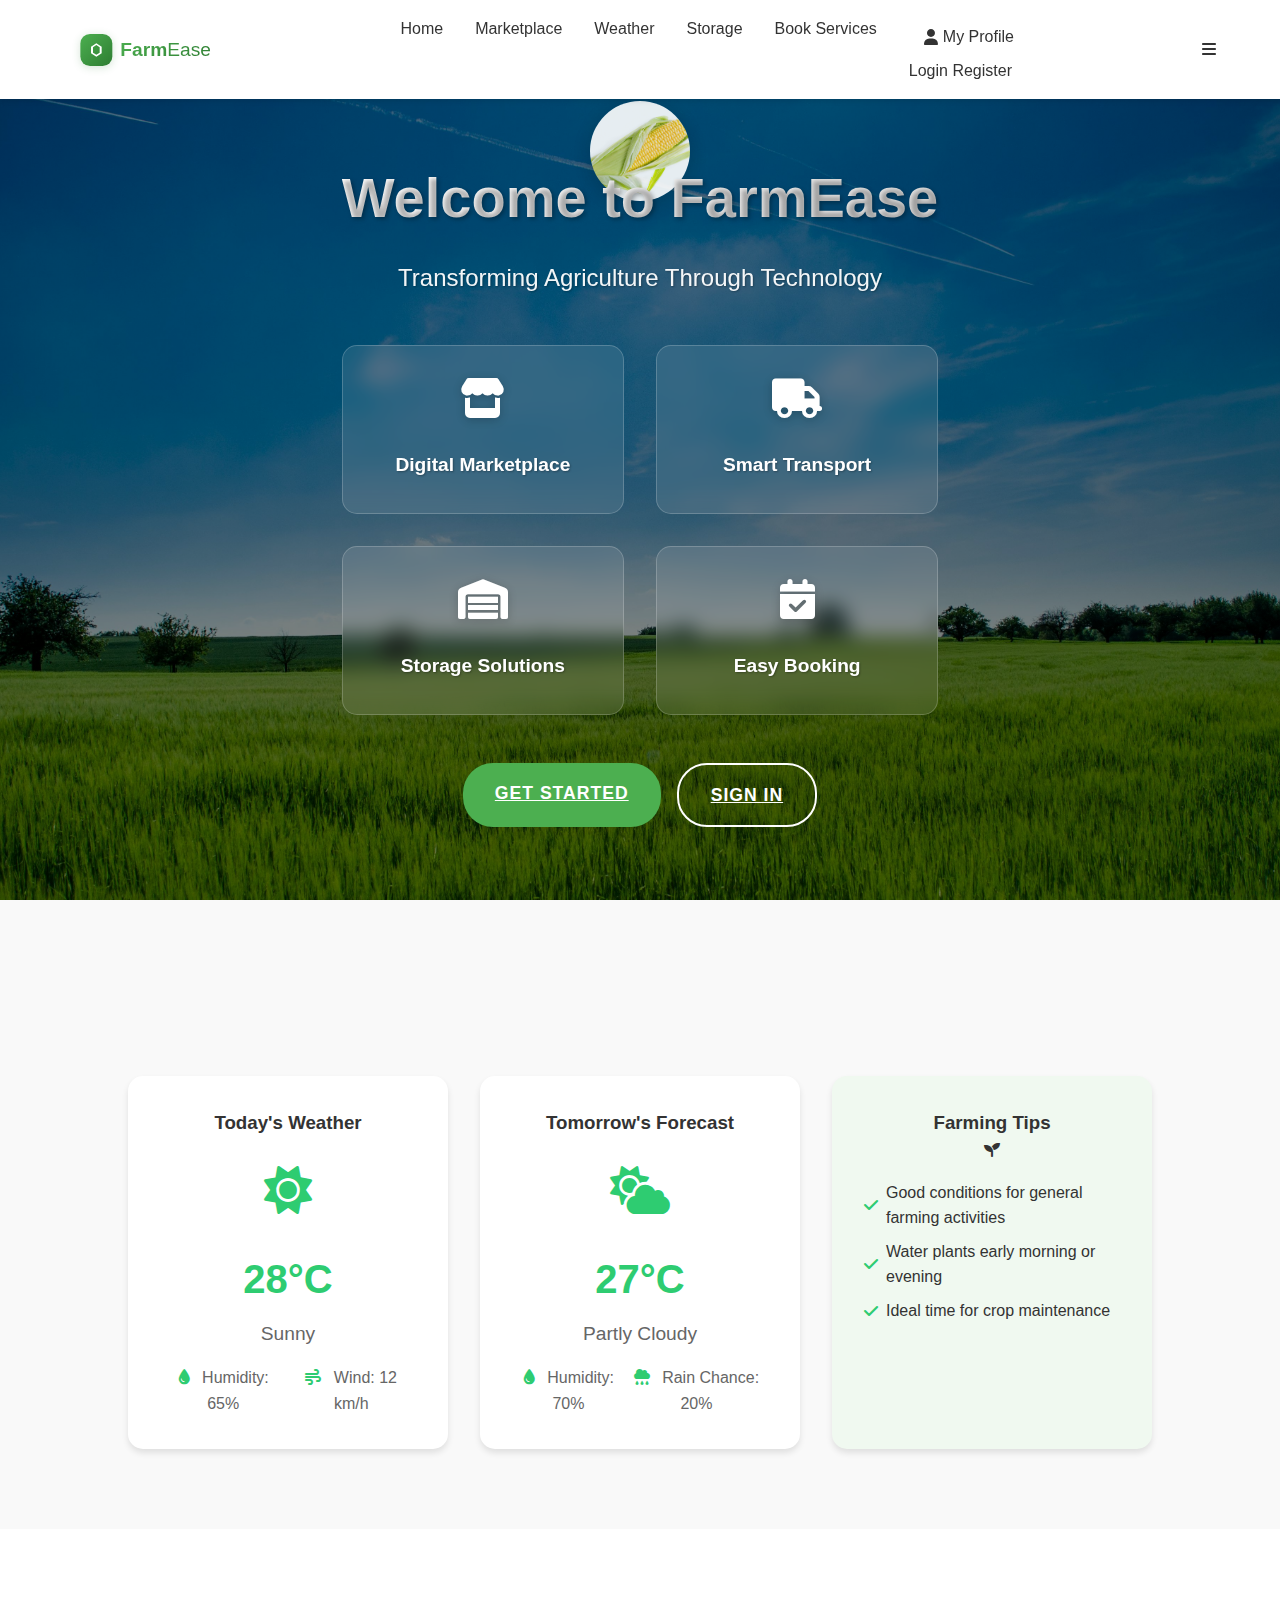
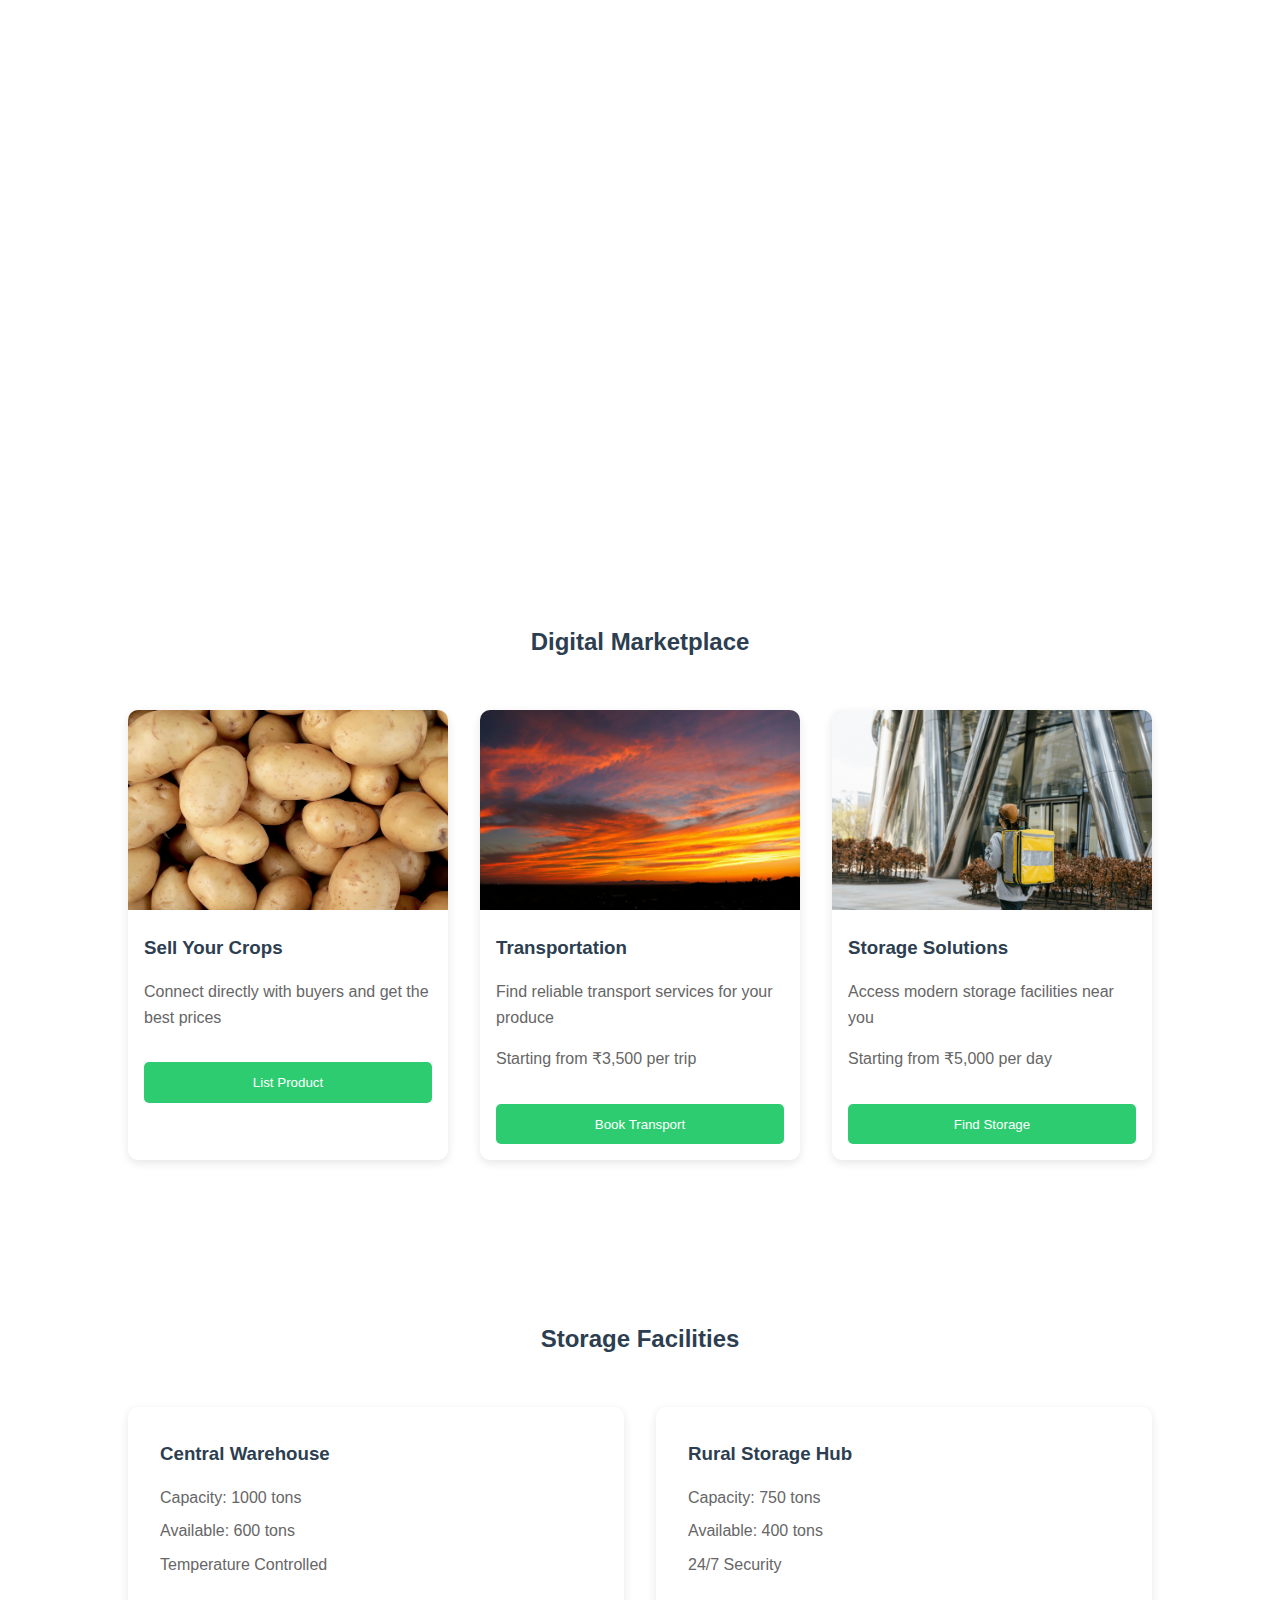
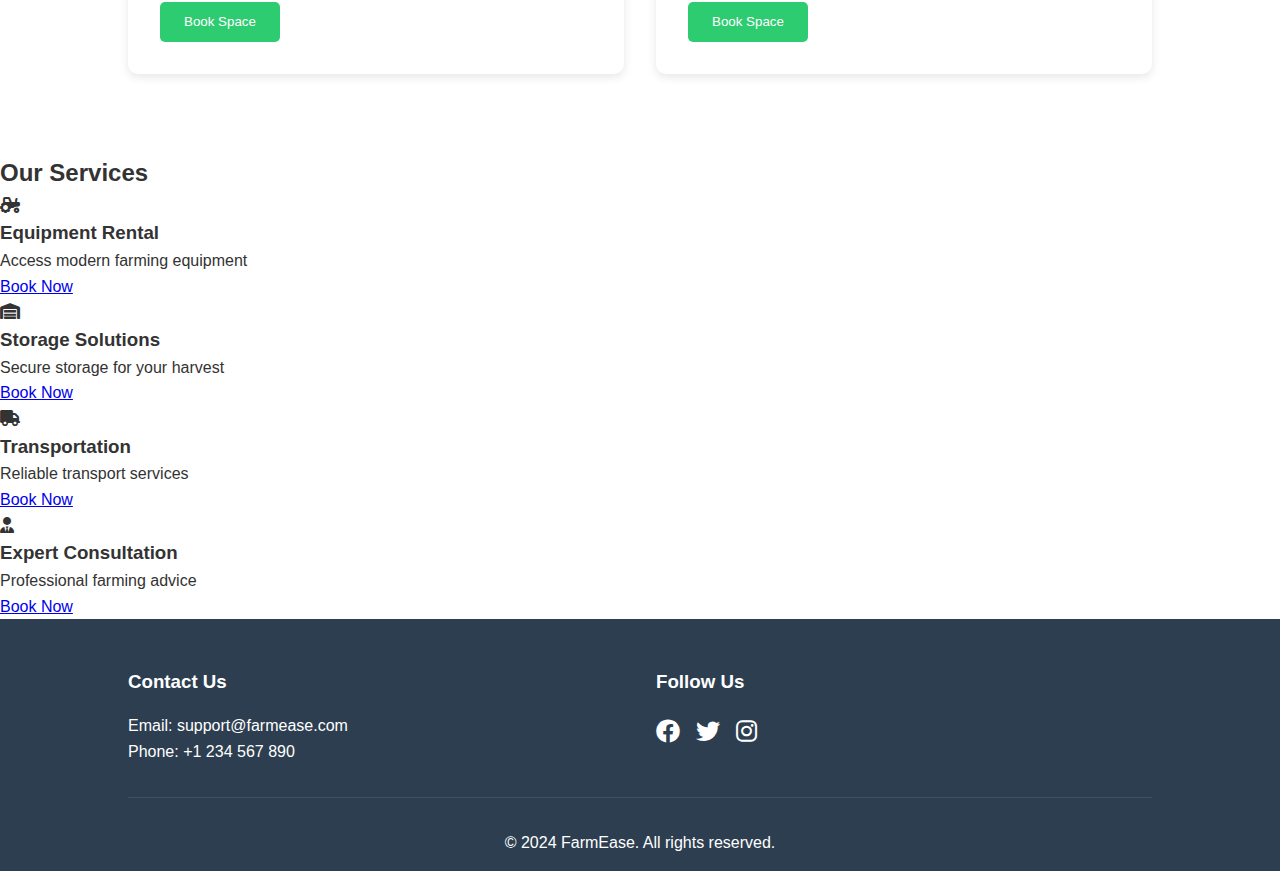
<file: index.html>
<!DOCTYPE html>
<html lang="en">
<head>
    <meta charset="UTF-8">
    <meta name="viewport" content="width=device-width, initial-scale=1.0">
    <title>FarmEase - Empowering Farmers</title>
    <link rel="stylesheet" href="styles.css">
    <link rel="stylesheet" href="logo.css">
    <link rel="stylesheet" href="https://cdnjs.cloudflare.com/ajax/libs/font-awesome/6.0.0/css/all.min.css">
    <link href="https://unpkg.com/aos@2.3.1/dist/aos.css" rel="stylesheet">
    <link href="https://fonts.googleapis.com/css2?family=Poppins:wght@400;600&display=swap" rel="stylesheet">
</head>
<body>
    <!-- Preloader -->
    <div class="preloader">
        <div class="loader"></div>
    </div>

    <!-- Scroll to top button -->
    <button id="scrollToTop" class="scroll-top-btn">
        <i class="fas fa-arrow-up"></i>
    </button>

    <nav class="navbar">
        <div class="logo">
            <div class="logo-icon"></div>
            <div class="logo-text">Farm<span>Ease</span></div>
        </div>
        <ul class="nav-links">
            <li><a href="#welcome">Home</a></li>
            <li><a href="marketplace.html">Marketplace</a></li>
            <li><a href="#weather">Weather</a></li>
            <li><a href="#storage">Storage</a></li>
            <li><a href="booking.html">Book Services</a></li>
            <li class="auth-buttons">
                <a href="user-profile.html" class="profile-btn"><i class="fas fa-user"></i> My Profile</a>
                <a href="login.html" class="login-btn">Login</a>
                <a href="register.html" class="register-btn">Register</a>
            </li>
        </ul>
        <div class="mobile-menu">
            <i class="fas fa-bars"></i>
        </div>
    </nav>

    <section id="welcome" class="welcome-section">
        <div class="welcome-content">
            <h1 class="welcome-title">Welcome to FarmEase</h1>
            <p class="welcome-subtitle">Transforming Agriculture Through Technology</p>
            <div class="welcome-features">
                <a href="marketplace.html" style="text-decoration: none; color: inherit;">
                    <div class="feature">
                        <i class="fas fa-store"></i>
                        <h3>Digital Marketplace</h3>
                    </div>
                </a>
                <div class="feature">
                    <i class="fas fa-truck"></i>
                    <h3>Smart Transport</h3>
                </div>
                <div class="feature">
                    <i class="fas fa-warehouse"></i>
                    <h3>Storage Solutions</h3>
                </div>
                <div class="feature">
                    <i class="fas fa-calendar-check"></i>
                    <h3>Easy Booking</h3>
                </div>
            </div>
            <div class="welcome-cta-group">
                <a href="register.html" class="welcome-cta primary-cta">Get Started</a>
                <a href="login.html" class="welcome-cta secondary-cta">Sign In</a>
            </div>
        </div>
    </section>

    <section id="weather" class="weather-section">
        <div class="section-header" data-aos="fade-up">
            <h2>Weather Forecast</h2>
            <p>Stay informed about weather conditions for better farming decisions</p>
        </div>
        <div class="weather-container">
            <div class="weather-card">
                <h3>Today's Weather</h3>
                <div class="weather-icon">
                    <i class="fas fa-sun"></i>
                </div>
                <p class="temperature">28°C</p>
                <p class="condition">Sunny</p>
                <div class="weather-details">
                    <p><i class="fas fa-tint"></i> Humidity: 65%</p>
                    <p><i class="fas fa-wind"></i> Wind: 12 km/h</p>
                </div>
            </div>
            <div class="weather-card">
                <h3>Tomorrow's Forecast</h3>
                <div class="weather-icon">
                    <i class="fas fa-cloud-sun"></i>
                </div>
                <p class="temperature">27°C</p>
                <p class="condition">Partly Cloudy</p>
                <div class="weather-details">
                    <p><i class="fas fa-tint"></i> Humidity: 70%</p>
                    <p><i class="fas fa-cloud-rain"></i> Rain Chance: 20%</p>
                </div>
            </div>
            <div class="weather-card farming-tips">
                <h3>Farming Tips</h3>
                <i class="fas fa-seedling"></i>
                <div class="recommendations">
                    <p><i class="fas fa-check"></i> Good conditions for general farming activities</p>
                    <p><i class="fas fa-check"></i> Water plants early morning or evening</p>
                    <p><i class="fas fa-check"></i> Ideal time for crop maintenance</p>
                </div>
            </div>
        </div>
    </section>

    <section id="services" class="services-section">
        <div class="section-header" data-aos="fade-up">
            <h2>Our Services</h2>
            <p>Comprehensive solutions for modern farming</p>
        </div>
        <div class="services-grid">
            <div class="service-card" data-aos="fade-up">
                <i class="fas fa-store"></i>
                <h3>Digital Marketplace</h3>
                <p>Connect directly with buyers and get the best prices for your crops</p>
                <ul class="service-features">
                    <li><i class="fas fa-check"></i> Real-time price updates</li>
                    <li><i class="fas fa-check"></i> Secure transactions</li>
                    <li><i class="fas fa-check"></i> Wide buyer network</li>
                </ul>
                <a href="marketplace.html" class="cta-button">Start Selling</a>
            </div>
            <div class="service-card" data-aos="fade-up" data-aos-delay="100">
                <i class="fas fa-tractor"></i>
                <h3>Equipment Rental</h3>
                <p>Access modern farming equipment without the heavy investment</p>
                <ul class="service-features">
                    <li><i class="fas fa-check"></i> Wide range of equipment</li>
                    <li><i class="fas fa-check"></i> Flexible rental periods</li>
                    <li><i class="fas fa-check"></i> Maintenance included</li>
                </ul>
                <a href="booking.html" class="cta-button">Book Equipment</a>
            </div>
            <div class="service-card" data-aos="fade-up" data-aos-delay="200">
                <i class="fas fa-warehouse"></i>
                <h3>Storage Solutions</h3>
                <p>Safe and climate-controlled storage facilities for your harvest</p>
                <ul class="service-features">
                    <li><i class="fas fa-check"></i> Temperature controlled</li>
                    <li><i class="fas fa-check"></i> 24/7 security</li>
                    <li><i class="fas fa-check"></i> Flexible capacity</li>
                </ul>
                <a href="booking.html" class="cta-button">Reserve Storage</a>
            </div>
        </div>
    </section>

    <section id="marketplace" class="section">
        <h2>Digital Marketplace</h2>
        <div class="marketplace-grid">
            <div class="market-card">
                <img src="images/crops.jpg" alt="Fresh farm crops">
                <h3>Sell Your Crops</h3>
                <p>Connect directly with buyers and get the best prices</p>
                <button class="market-btn">List Product</button>
            </div>
            <div class="market-card">
                <img src="images/transport.jpg" alt="Agricultural transport">
                <h3>Transportation</h3>
                <p>Find reliable transport services for your produce</p>
                <p class="price">Starting from ₹3,500 per trip</p>
                <button class="market-btn">Book Transport</button>
            </div>
            <div class="market-card">
                <img src="images/storage.jpg" alt="Modern storage facility">
                <h3>Storage Solutions</h3>
                <p>Access modern storage facilities near you</p>
                <p class="price">Starting from ₹5,000 per day</p>
                <button class="market-btn">Find Storage</button>
            </div>
        </div>
    </section>

    <section id="storage" class="section">
        <h2>Storage Facilities</h2>
        <div class="storage-container">
            <div class="storage-card">
                <div class="storage-info">
                    <h3>Central Warehouse</h3>
                    <p>Capacity: 1000 tons</p>
                    <p>Available: 600 tons</p>
                    <p>Temperature Controlled</p>
                    <button class="storage-btn">Book Space</button>
                </div>
            </div>
            <div class="storage-card">
                <div class="storage-info">
                    <h3>Rural Storage Hub</h3>
                    <p>Capacity: 750 tons</p>
                    <p>Available: 400 tons</p>
                    <p>24/7 Security</p>
                    <button class="storage-btn">Book Space</button>
                </div>
            </div>
        </div>
    </section>

    <section class="features" id="features">
        <h2>Our Services</h2>
        <div class="features-grid">
            <div class="feature-card">
                <i class="fas fa-tractor"></i>
                <h3>Equipment Rental</h3>
                <p>Access modern farming equipment</p>
                <a href="booking.html?service=equipment" class="feature-link">Book Now</a>
            </div>
            <div class="feature-card">
                <i class="fas fa-warehouse"></i>
                <h3>Storage Solutions</h3>
                <p>Secure storage for your harvest</p>
                <a href="booking.html?service=storage" class="feature-link">Book Now</a>
            </div>
            <div class="feature-card">
                <i class="fas fa-truck"></i>
                <h3>Transportation</h3>
                <p>Reliable transport services</p>
                <a href="booking.html?service=transport" class="feature-link">Book Now</a>
            </div>
            <div class="feature-card">
                <i class="fas fa-user-tie"></i>
                <h3>Expert Consultation</h3>
                <p>Professional farming advice</p>
                <a href="booking.html?service=consultation" class="feature-link">Book Now</a>
            </div>
        </div>
    </section>

    <footer class="footer">
        <div class="footer-content">
            <div class="footer-section">
                <h3>Contact Us</h3>
                <p>Email: support@farmease.com</p>
                <p>Phone: +1 234 567 890</p>
            </div>
            <div class="footer-section">
                <h3>Follow Us</h3>
                <div class="social-links">
                    <a href="#"><i class="fab fa-facebook"></i></a>
                    <a href="#"><i class="fab fa-twitter"></i></a>
                    <a href="#"><i class="fab fa-instagram"></i></a>
                </div>
            </div>
        </div>
        <div class="footer-bottom">
            <p>&copy; 2024 FarmEase. All rights reserved.</p>
        </div>
    </footer>

    <script src="script.js"></script>
</body>
</html>
</file>
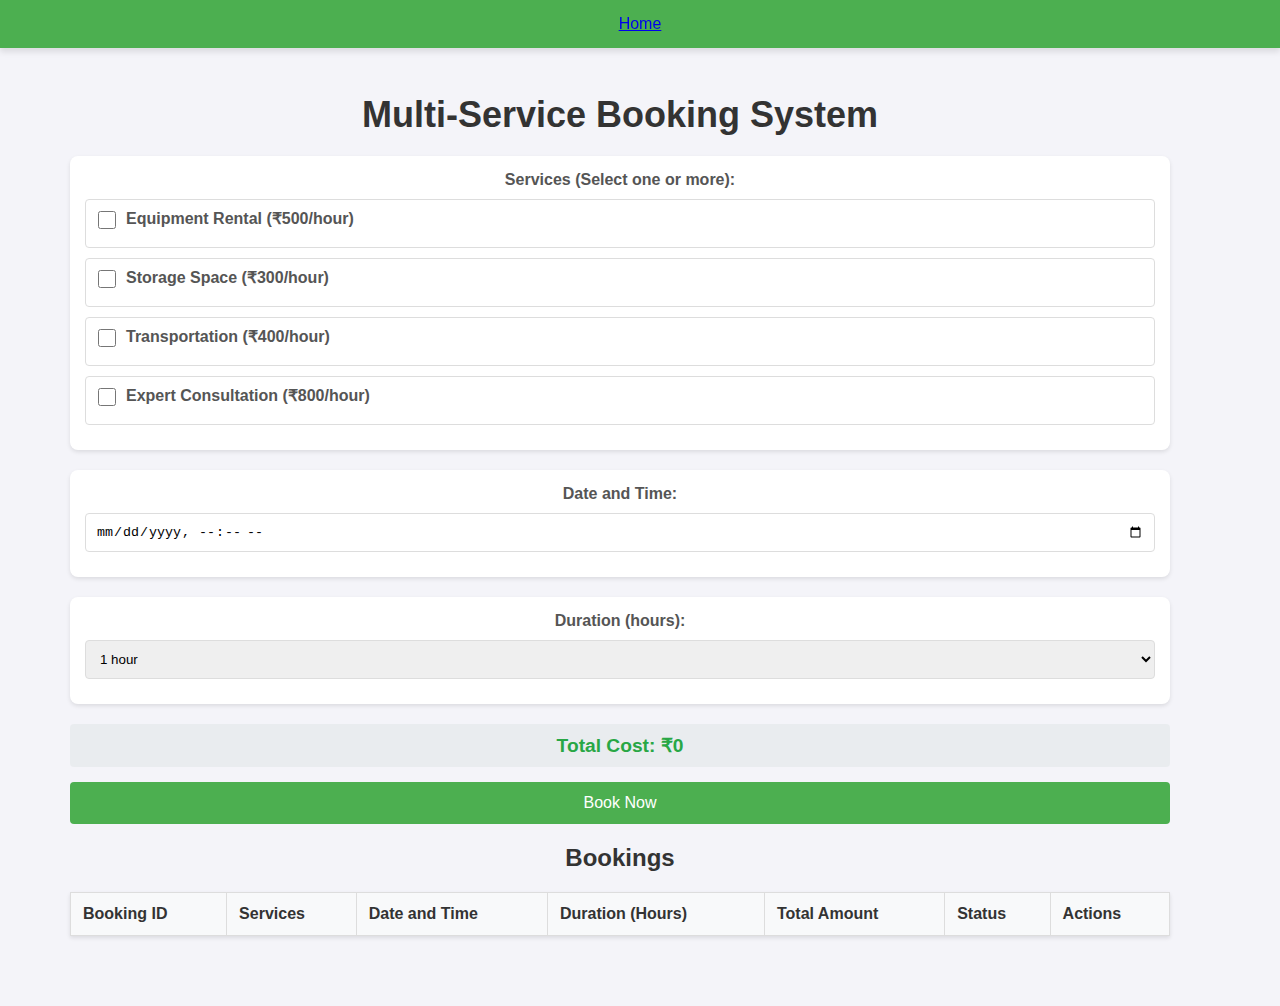
<file: booking.html>
<!DOCTYPE html>
<html lang="en">
<head>
    <meta charset="UTF-8">
    <meta name="viewport" content="width=device-width, initial-scale=1.0">
    <title>Multi-Service Booking System</title>
    <style>
        body {
            font-family: Arial, sans-serif;
            max-width: 1200px;
            margin: 0 auto;
            padding: 20px;
            background-color: #f5f5f5;
        }

        .form-group {
            margin-bottom: 20px;
            background-color: white;
            padding: 15px;
            border-radius: 8px;
            box-shadow: 0 2px 4px rgba(0,0,0,0.1);
        }

        h1, h2 {
            color: #333;
            text-align: center;
        }

        label {
            display: block;
            margin-bottom: 10px;
            color: #555;
            font-weight: bold;
        }

        .service-option {
            display: flex;
            align-items: center;
            margin-bottom: 10px;
            padding: 8px;
            border: 1px solid #ddd;
            border-radius: 4px;
        }

        .service-option:hover {
            background-color: #f9f9f9;
        }

        .service-option input[type="checkbox"] {
            margin-right: 10px;
            width: 18px;
            height: 18px;
        }

        .service-option span {
            color: #666;
        }

        select, input {
            width: 100%;
            padding: 10px;
            margin-bottom: 10px;
            border: 1px solid #ddd;
            border-radius: 4px;
            box-sizing: border-box;
        }

        button {
            background-color: #4CAF50;
            color: white;
            padding: 12px 20px;
            border: none;
            border-radius: 4px;
            cursor: pointer;
            width: 100%;
            font-size: 16px;
            transition: background-color 0.3s;
        }

        button:hover {
            background-color: #45a049;
        }

        .delete-btn {
            background-color: #ff4444;
            padding: 6px 12px;
            font-size: 14px;
        }

        .delete-btn:hover {
            background-color: #cc0000;
        }

        table {
            width: 100%;
            border-collapse: collapse;
            margin-top: 20px;
            background-color: white;
            box-shadow: 0 2px 4px rgba(0,0,0,0.1);
        }

        th, td {
            border: 1px solid #ddd;
            padding: 12px;
            text-align: left;
        }

        th {
            background-color: #f8f9fa;
            color: #333;
        }

        tr:nth-child(even) {
            background-color: #f9f9f9;
        }

        tr:hover {
            background-color: #f5f5f5;
        }

        .error {
            color: #dc3545;
            background-color: #f8d7da;
            border: 1px solid #f5c6cb;
            padding: 10px;
            border-radius: 4px;
            margin-bottom: 15px;
            display: none;
        }

        .cost-display {
            font-size: 1.2em;
            margin: 15px 0;
            padding: 10px;
            background-color: #e9ecef;
            border-radius: 4px;
            text-align: center;
            font-weight: bold;
            color: #28a745;
        }

        .services-list {
            margin-bottom: 10px;
            padding: 8px;
            background-color: #f8f9fa;
            border-radius: 4px;
        }
        /* General Styling */
body {
    margin: 0;
    font-family: Arial, sans-serif;
    background-color: #f4f4f9;
    color: #333;
}

.main-section {
    width: 100%;
    padding: 0;
    margin: 0;
}

/* Navigation Bar */
.navbar {
    position: fixed; /* Makes the navbar stick to the top of the page */
    top: 0;
    left: 0;
    text-decoration: none;
    width: 100%; /* Full width */
    background-color: #4CAF50; /* Green color */
    display: flex;
    justify-content: space-around;
    align-items: center;
    padding: 15px 0;
    box-shadow: 0 4px 6px rgba(0, 0, 0, 0.1);
    z-index: 1000; /* 
}

.navbar .nav-link {
    text-decoration: none;
    color: white;
    font-size: 18px;
    font-weight: bold;
    transition: color 0.3s ease;
}

.navbar .nav-link:hover {
    color: #dff0d8; /* Light green hover effect */
}

/* Content Section */
.content {
    text-align: center;
    padding: 50px;
}

.content h1 {
    font-size: 36px;
    color: #333;
    margin-bottom: 20px;
}

.content p {
    font-size: 18px;
    line-height: 1.6;
    color: #555;
}

    </style>
</head>
<body>
    <section class="main-section">
        <!-- Navigation Bar -->
        <nav class="navbar">
            <a href="index.html" class="nav-link">Home</a>
        </nav>
        <!-- Main Section -->
        <section class="content">
    <h1>Multi-Service Booking System</h1>
    
    <div id="errorMessage" class="error">Please fill all fields correctly!</div>
    
    <form id="bookingForm">
        <div class="form-group">
            <label>Services (Select one or more):</label>
            <div class="service-option">
                <input type="checkbox" id="service1" name="services" value="Equipment Rental">
                <label for="service1">Equipment Rental (₹500/hour)</label>
            </div>
            <div class="service-option">
                <input type="checkbox" id="service2" name="services" value="Storage Space">
                <label for="service2">Storage Space (₹300/hour)</label>
            </div>
            <div class="service-option">
                <input type="checkbox" id="service3" name="services" value="Transportation">
                <label for="service3">Transportation (₹400/hour)</label>
            </div>
            <div class="service-option">
                <input type="checkbox" id="service4" name="services" value="Expert Consultation">
                <label for="service4">Expert Consultation (₹800/hour)</label>
            </div>
        </div>

        <div class="form-group">
            <label for="datetime">Date and Time:</label>
            <input type="datetime-local" id="datetime" required>
        </div>

        <div class="form-group">
            <label for="duration">Duration (hours):</label>
            <select id="duration" required>
                <option value="1">1 hour</option>
                <option value="2">2 hours</option>
                <option value="3">3 hours</option>
                <option value="4">4 hours</option>
            </select>
        </div>

        <div class="cost-display">
            Total Cost: <span id="totalCost">₹0</span>
        </div>

        <button type="submit">Book Now</button>
    </form>

    <h2>Bookings</h2>
    <table id="bookingsTable">
        <thead>
            <tr>
                <th>Booking ID</th>
                <th>Services</th>
                <th>Date and Time</th>
                <th>Duration (Hours)</th>
                <th>Total Amount</th>
                <th>Status</th>
                <th>Actions</th>
            </tr>
        </thead>
        <tbody></tbody>
    </table>

    <script>
        // Service rates per hour
        const rates = {
            'Equipment Rental': 500,
            'Storage Space': 300,
            'Transportation': 400,
            'Expert Consultation': 800
        };

        // Generate random booking ID
        function generateBookingId() {
            const random = Math.floor(Math.random() * 100000);
            return `BKID${random.toString().padStart(5, '0')}`;
        }

        // Format date and time
        function formatDateTime(datetime) {
            return new Date(datetime).toLocaleString();
        }

        // Calculate total cost for multiple services
        function calculateTotalCost() {
            const selectedServices = Array.from(document.querySelectorAll('input[name="services"]:checked'))
                .map(checkbox => checkbox.value);
            
            const duration = parseInt(document.getElementById('duration').value);
            
            if (selectedServices.length === 0 || !duration) {
                return 0;
            }

            const totalCost = selectedServices.reduce((sum, service) => {
                return sum + (rates[service] * duration);
            }, 0);

            return totalCost;
        }

        // Initialize the form elements
        const form = document.getElementById('bookingForm');
        const serviceCheckboxes = document.querySelectorAll('input[name="services"]');
        const durationSelect = document.getElementById('duration');
        const totalCostSpan = document.getElementById('totalCost');
        const errorMessage = document.getElementById('errorMessage');

        // Update total cost when services or duration changes
        function updateTotalCost() {
            const totalCost = calculateTotalCost();
            totalCostSpan.textContent = `₹${totalCost}`;
        }

        serviceCheckboxes.forEach(checkbox => {
            checkbox.addEventListener('change', updateTotalCost);
        });
        durationSelect.addEventListener('change', updateTotalCost);

        // Handle form submission
        form.addEventListener('submit', function(e) {
            e.preventDefault();

            const selectedServices = Array.from(document.querySelectorAll('input[name="services"]:checked'))
                .map(checkbox => checkbox.value);
            const datetime = document.getElementById('datetime').value;
            const duration = parseInt(durationSelect.value);

            if (selectedServices.length === 0 || !datetime || !duration) {
                errorMessage.style.display = 'block';
                return;
            }

            errorMessage.style.display = 'none';
            const bookingId = generateBookingId();
            const totalCost = calculateTotalCost();

            addBookingToTable({
                bookingId,
                services: selectedServices,
                datetime,
                duration,
                totalCost
            });

            form.reset();
            totalCostSpan.textContent = '₹0';
        });

        // Add booking to table
        function addBookingToTable(booking) {
            const tbody = document.querySelector('#bookingsTable tbody');
            const row = document.createElement('tr');
            
            row.innerHTML = `
                <td>${booking.bookingId}</td>
                <td>${booking.services.join(', ')}</td>
                <td>${formatDateTime(booking.datetime)}</td>
                <td>${booking.duration}</td>
                <td>₹${booking.totalCost}</td>
                <td>Pending</td>
                <td>
                    <button onclick="deleteBooking(this)" class="delete-btn">Delete</button>
                </td>
            `;
            
            tbody.appendChild(row);
        }

        // Delete booking
        function deleteBooking(button) {
            if (confirm('Are you sure you want to delete this booking?')) {
                button.closest('tr').remove();
            }
        }
    </script>
</body>
</html>
</file>
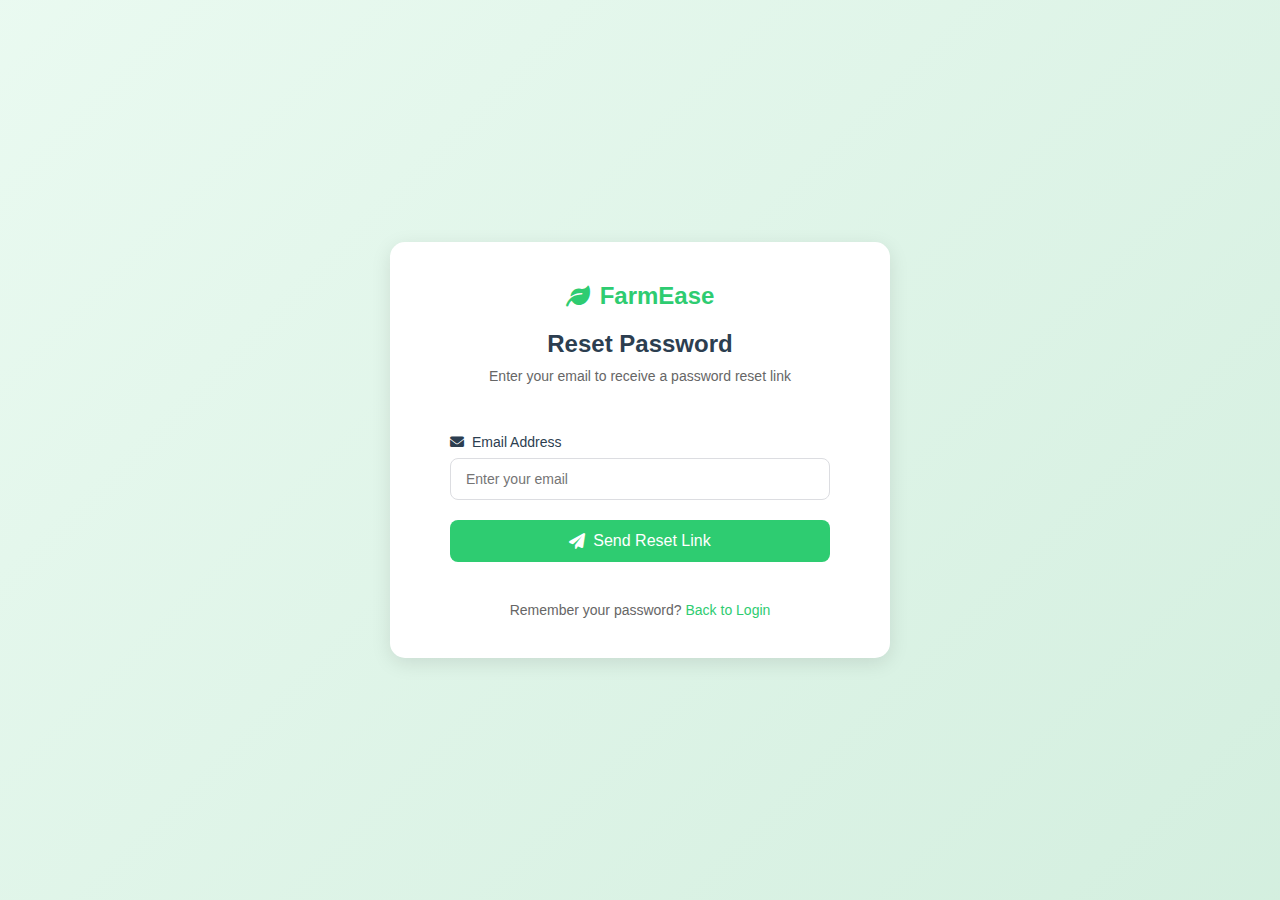
<file: forgot-password.html>
<!DOCTYPE html>
<html lang="en">
<head>
    <meta charset="UTF-8">
    <meta name="viewport" content="width=device-width, initial-scale=1.0">
    <title>Reset Password - FarmEase</title>
    <link rel="stylesheet" href="auth.css">
    <link rel="stylesheet" href="https://cdnjs.cloudflare.com/ajax/libs/font-awesome/6.0.0/css/all.min.css">
</head>
<body>
    <div class="auth-container">
        <div class="auth-card">
            <div class="auth-header">
                <a href="index.html" class="logo">
                    <i class="fas fa-leaf"></i>
                    <span>FarmEase</span>
                </a>
                <h2>Reset Password</h2>
                <p>Enter your email to receive a password reset link</p>
            </div>
            
            <div id="resetStepEmail" class="reset-container">
                <form id="resetForm" class="auth-form">
                    <div class="form-group">
                        <label for="resetEmail">
                            <i class="fas fa-envelope"></i>
                            Email Address
                        </label>
                        <input type="email" id="resetEmail" name="resetEmail" required placeholder="Enter your email">
                    </div>
                    
                    <button type="submit" class="auth-button">
                        <i class="fas fa-paper-plane"></i>
                        Send Reset Link
                    </button>
                </form>
            </div>

            <div id="resetStepVerification" class="reset-container" style="display: none;">
                <i class="fas fa-envelope-open-text reset-icon"></i>
                <h3>Check Your Email</h3>
                <p class="reset-message">We've sent a verification code to your email address. Please enter it below.</p>
                
                <form id="verificationForm" class="auth-form">
                    <div class="verification-inputs">
                        <input type="text" maxlength="1" pattern="[0-9]" required>
                        <input type="text" maxlength="1" pattern="[0-9]" required>
                        <input type="text" maxlength="1" pattern="[0-9]" required>
                        <input type="text" maxlength="1" pattern="[0-9]" required>
                        <input type="text" maxlength="1" pattern="[0-9]" required>
                        <input type="text" maxlength="1" pattern="[0-9]" required>
                    </div>
                    
                    <button type="submit" class="auth-button">
                        <i class="fas fa-check"></i>
                        Verify Code
                    </button>
                </form>
                
                <p class="reset-message">
                    Didn't receive the code? 
                    <a href="#" id="resendCode">Resend Code</a>
                </p>
            </div>

            <div id="resetStepPassword" class="reset-container" style="display: none;">
                <i class="fas fa-lock reset-icon"></i>
                <h3>Create New Password</h3>
                <p class="reset-message">Your new password must be different from previous passwords.</p>
                
                <form id="newPasswordForm" class="auth-form">
                    <div class="form-group">
                        <label for="newPassword">
                            <i class="fas fa-lock"></i>
                            New Password
                        </label>
                        <div class="password-input">
                            <input type="password" id="newPassword" name="newPassword" required placeholder="Create new password">
                            <i class="fas fa-eye toggle-password"></i>
                        </div>
                        <div class="password-strength">
                            <div class="password-strength-bar"></div>
                        </div>
                        <div class="password-strength-text"></div>
                    </div>

                    <div class="form-group">
                        <label for="confirmNewPassword">
                            <i class="fas fa-lock"></i>
                            Confirm New Password
                        </label>
                        <div class="password-input">
                            <input type="password" id="confirmNewPassword" name="confirmNewPassword" required placeholder="Confirm new password">
                            <i class="fas fa-eye toggle-password"></i>
                        </div>
                    </div>
                    
                    <button type="submit" class="auth-button">
                        <i class="fas fa-save"></i>
                        Reset Password
                    </button>
                </form>
            </div>
            
            <div class="auth-footer">
                <p>Remember your password? <a href="login.html">Back to Login</a></p>
            </div>
        </div>
    </div>
    <script src="auth.js"></script>
</body>
</html>
</file>
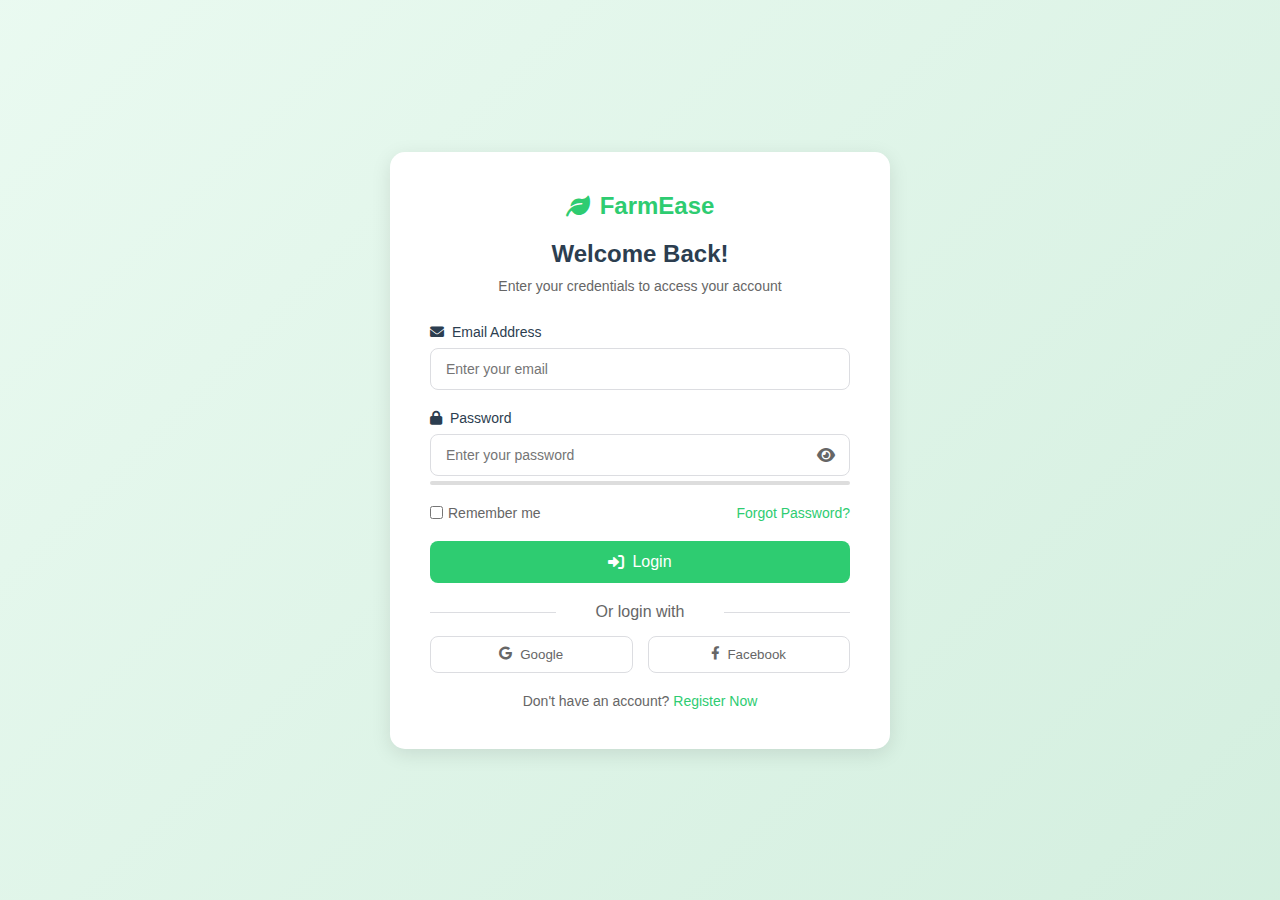
<file: login.html>
<!DOCTYPE html>
<html lang="en">
<head>
    <meta charset="UTF-8">
    <meta name="viewport" content="width=device-width, initial-scale=1.0">
    <title>Login - FarmEase</title>
    <link rel="stylesheet" href="auth.css">
    <link rel="stylesheet" href="https://cdnjs.cloudflare.com/ajax/libs/font-awesome/6.0.0/css/all.min.css">
</head>
<body>
    <div class="auth-container">
        <div class="auth-card">
            <div class="auth-header">
                <a href="index.html" class="logo">
                    <i class="fas fa-leaf"></i>
                    <span>FarmEase</span>
                </a>
                <h2>Welcome Back!</h2>
                <p>Enter your credentials to access your account</p>
            </div>
            
            <form id="loginForm" class="auth-form">
                <div class="form-group">
                    <label for="email">
                        <i class="fas fa-envelope"></i>
                        Email Address
                    </label>
                    <input type="email" id="email" name="email" required placeholder="Enter your email">
                </div>
                
                <div class="form-group">
                    <label for="password">
                        <i class="fas fa-lock"></i>
                        Password
                    </label>
                    <div class="password-input">
                        <input type="password" id="password" name="password" required placeholder="Enter your password">
                        <i class="fas fa-eye toggle-password"></i>
                    </div>
                    <div class="password-strength">
                        <div class="password-strength-bar"></div>
                    </div>
                    <div class="password-strength-text"></div>
                </div>
                
                <div class="form-options">
                    <label class="remember-me">
                        <input type="checkbox" name="remember">
                        Remember me
                    </label>
                    <a href="forgot-password.html" class="forgot-password">Forgot Password?</a>
                </div>
                
                <button type="submit" class="auth-button">
                    <i class="fas fa-sign-in-alt"></i>
                    Login
                </button>
                
                <div class="social-login">
                    <p>Or login with</p>
                    <div class="social-buttons">
                        <button type="button" class="social-button google">
                            <i class="fab fa-google"></i>
                            Google
                        </button>
                        <button type="button" class="social-button facebook">
                            <i class="fab fa-facebook-f"></i>
                            Facebook
                        </button>
                    </div>
                </div>
            </form>
            
            <div class="auth-footer">
                <p>Don't have an account? <a href="register.html">Register Now</a></p>
            </div>
        </div>
    </div>
    <script src="auth.js"></script>
</body>
</html>
</file>
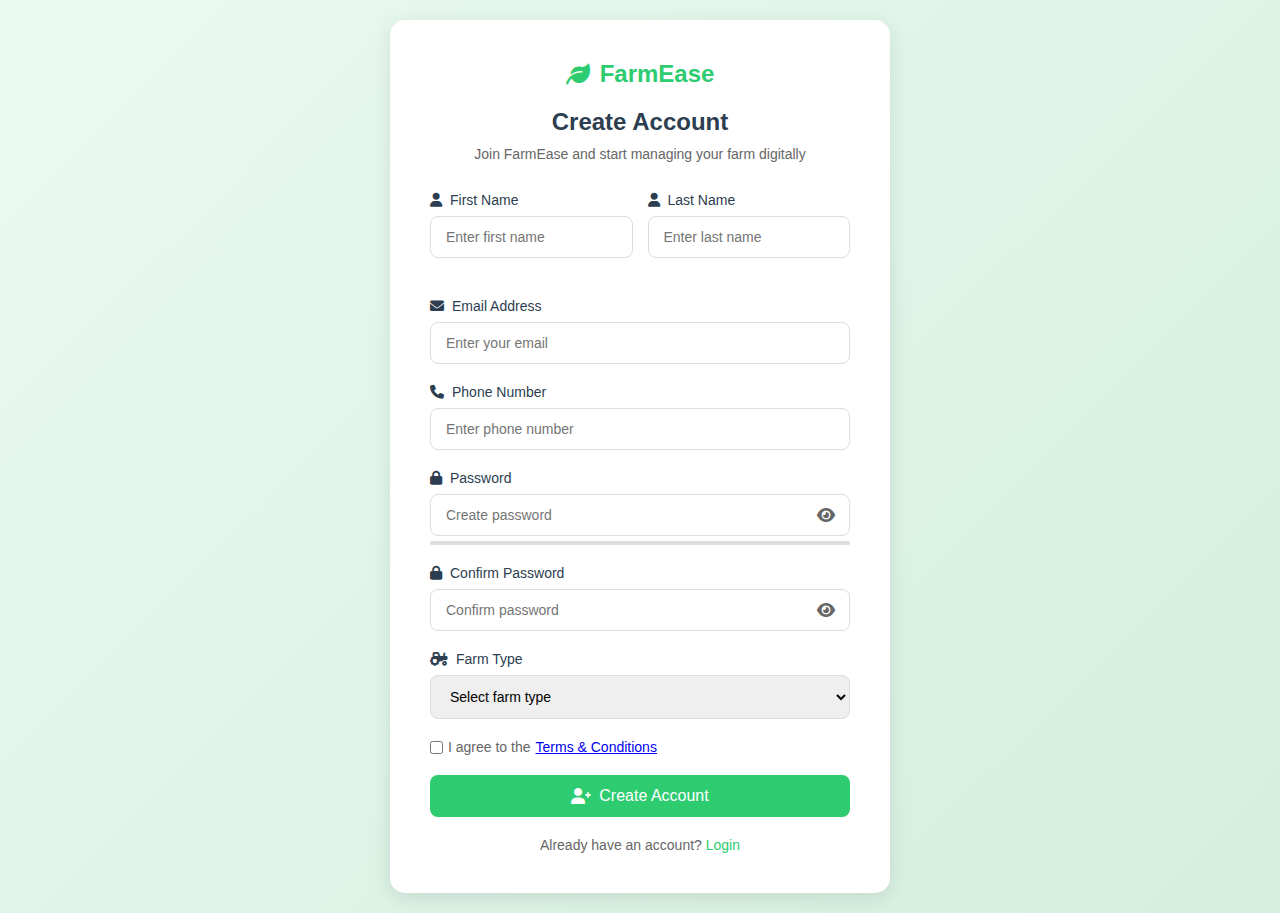
<file: register.html>
<!DOCTYPE html>
<html lang="en">
<head>
    <meta charset="UTF-8">
    <meta name="viewport" content="width=device-width, initial-scale=1.0">
    <title>Register - FarmEase</title>
    <link rel="stylesheet" href="auth.css">
    <link rel="stylesheet" href="https://cdnjs.cloudflare.com/ajax/libs/font-awesome/6.0.0/css/all.min.css">
</head>
<body>
    <div class="auth-container">
        <div class="auth-card">
            <div class="auth-header">
                <a href="index.html" class="logo">
                    <i class="fas fa-leaf"></i>
                    <span>FarmEase</span>
                </a>
                <h2>Create Account</h2>
                <p>Join FarmEase and start managing your farm digitally</p>
            </div>
            
            <form id="registerForm" class="auth-form">
                <div class="form-group-row">
                    <div class="form-group">
                        <label for="firstName">
                            <i class="fas fa-user"></i>
                            First Name
                        </label>
                        <input type="text" id="firstName" name="firstName" required placeholder="Enter first name">
                    </div>
                    <div class="form-group">
                        <label for="lastName">
                            <i class="fas fa-user"></i>
                            Last Name
                        </label>
                        <input type="text" id="lastName" name="lastName" required placeholder="Enter last name">
                    </div>
                </div>

                <div class="form-group">
                    <label for="email">
                        <i class="fas fa-envelope"></i>
                        Email Address
                    </label>
                    <input type="email" id="email" name="email" required placeholder="Enter your email">
                </div>

                <div class="form-group">
                    <label for="phone">
                        <i class="fas fa-phone"></i>
                        Phone Number
                    </label>
                    <input type="tel" id="phone" name="phone" required placeholder="Enter phone number">
                </div>
                
                <div class="form-group">
                    <label for="password">
                        <i class="fas fa-lock"></i>
                        Password
                    </label>
                    <div class="password-input">
                        <input type="password" id="password" name="password" required placeholder="Create password">
                        <i class="fas fa-eye toggle-password"></i>
                    </div>
                    <div class="password-strength">
                        <div class="password-strength-bar"></div>
                    </div>
                    <div class="password-strength-text"></div>
                </div>

                <div class="form-group">
                    <label for="confirmPassword">
                        <i class="fas fa-lock"></i>
                        Confirm Password
                    </label>
                    <div class="password-input">
                        <input type="password" id="confirmPassword" name="confirmPassword" required placeholder="Confirm password">
                        <i class="fas fa-eye toggle-password"></i>
                    </div>
                </div>
                
                <div class="form-group">
                    <label for="farmType">
                        <i class="fas fa-tractor"></i>
                        Farm Type
                    </label>
                    <select id="farmType" name="farmType" required>
                        <option value="">Select farm type</option>
                        <option value="crop">Crop Farming</option>
                        <option value="dairy">Dairy Farming</option>
                        <option value="poultry">Poultry Farming</option>
                        <option value="mixed">Mixed Farming</option>
                    </select>
                </div>

                <div class="form-options">
                    <label class="terms">
                        <input type="checkbox" name="terms" required>
                        I agree to the <a href="#">Terms & Conditions</a>
                    </label>
                </div>
                
                <button type="submit" class="auth-button">
                    <i class="fas fa-user-plus"></i>
                    Create Account
                </button>
            </form>
            
            <div class="auth-footer">
                <p>Already have an account? <a href="login.html">Login</a></p>
            </div>
        </div>
    </div>
    <script src="auth.js"></script>
</body>
</html>
</file>
<file: styles.css>
/* Global Styles */
* {
    margin: 0;
    padding: 0;
    box-sizing: border-box;
    font-family: 'Segoe UI', Tahoma, Geneva, Verdana, sans-serif;
}

html {
    scroll-behavior: smooth;
}

body {
    line-height: 1.6;
    color: #333;
}

/* Navbar */
.navbar {
    position: fixed;
    top: 0;
    width: 100%;
    background-color: #ffffff;
    padding: 1rem 5%;
    display: flex;
    justify-content: space-between;
    align-items: center;
    box-shadow: 0 2px 5px rgba(0,0,0,0.1);
    z-index: 1000;
}

/* Logo styles */
.logo {
    display: flex;
    align-items: center;
    gap: 1rem;
}

.logo img {
    width: 40px;
    height: 40px;
    object-fit: contain;
}

.logo span {
    font-size: 1.5rem;
    font-weight: 600;
    color: #2c3e50;
}

.nav-links {
    display: flex;
    list-style: none;
    gap: 2rem;
}

.nav-links a {
    text-decoration: none;
    color: #333;
    font-weight: 500;
    transition: color 0.3s ease;
}

.nav-links a:hover {
    color: #2ecc71;
}

/* Hero Section */
.welcome-section {
    min-height: 100vh;
    background: linear-gradient(rgba(0, 0, 0, 0.5), rgba(0, 0, 0, 0.5)), url('images/welcome-bg.jpg');
    background-size: cover;
    background-position: center;
    background-attachment: fixed;
    display: flex;
    align-items: center;
    justify-content: center;
    text-align: center;
    color: white;
    position: relative;
    padding-top: 80px;
}

.welcome-content {
    max-width: 1200px;
    padding: 2rem;
    z-index: 1;
    position: relative;
}

.welcome-content::before {
    content: '';
    position: absolute;
    top: -20px;
    left: 50%;
    transform: translateX(-50%);
    width: 100px;
    height: 100px;
    background: url('images/corn.jpg') center/cover;
    border-radius: 50%;
    box-shadow: 0 4px 20px rgba(0, 0, 0, 0.2);
    z-index: -1;
    opacity: 0.9;
}

.welcome-title {
    font-size: 3.5rem;
    margin-bottom: 1rem;
    font-weight: 700;
    text-shadow: 2px 2px 4px rgba(0, 0, 0, 0.3);
    background: linear-gradient(45deg, #fff, #e0e0e0);
    -webkit-background-clip: text;
    -webkit-text-fill-color: transparent;
}

.welcome-subtitle {
    font-size: 1.5rem;
    margin-bottom: 2rem;
    opacity: 0.95;
    text-shadow: 1px 1px 2px rgba(0, 0, 0, 0.3);
}

.welcome-features {
    display: grid;
    grid-template-columns: repeat(auto-fit, minmax(200px, 1fr));
    gap: 2rem;
    margin: 3rem 0;
}

.feature {
    background: rgba(255, 255, 255, 0.1);
    backdrop-filter: blur(10px);
    padding: 2rem;
    border-radius: 15px;
    transition: transform 0.3s ease, background-color 0.3s ease;
    border: 1px solid rgba(255, 255, 255, 0.2);
}

.feature:hover {
    transform: translateY(-10px);
    background: rgba(255, 255, 255, 0.15);
}

.feature i {
    font-size: 2.5rem;
    margin-bottom: 1rem;
    color: #fff;
    text-shadow: 0 2px 10px rgba(0, 0, 0, 0.2);
}

.feature h3 {
    color: #fff;
    font-size: 1.2rem;
    margin-top: 1rem;
    text-shadow: 1px 1px 2px rgba(0, 0, 0, 0.3);
}

.welcome-cta-group {
    display: flex;
    gap: 1rem;
    justify-content: center;
    margin-top: 2rem;
}

.welcome-cta {
    padding: 1rem 2rem;
    border-radius: 30px;
    font-size: 1.1rem;
    font-weight: 600;
    text-transform: uppercase;
    letter-spacing: 1px;
    transition: all 0.3s ease;
}

.primary-cta {
    background: #4CAF50;
    color: white;
    border: none;
}

.primary-cta:hover {
    background: #45a049;
    transform: scale(1.05);
}

.secondary-cta {
    background: transparent;
    color: white;
    border: 2px solid white;
}

.secondary-cta:hover {
    background: rgba(255, 255, 255, 0.1);
    transform: scale(1.05);
}

/* Section Styles */
.section {
    padding: 5rem 10%;
}

.section h2 {
    text-align: center;
    margin-bottom: 3rem;
    color: #2c3e50;
}

/* Marketplace Section */
.marketplace-grid {
    display: grid;
    grid-template-columns: repeat(auto-fit, minmax(300px, 1fr));
    gap: 2rem;
}

.market-card {
    background: white;
    border-radius: 10px;
    overflow: hidden;
    box-shadow: 0 3px 10px rgba(0,0,0,0.1);
    transition: transform 0.3s ease;
}

.market-card:hover {
    transform: translateY(-5px);
}

.market-card img {
    width: 100%;
    height: 200px;
    object-fit: cover;
}

.market-card h3 {
    padding: 1rem;
    color: #2c3e50;
}

.market-card p {
    padding: 0 1rem 1rem;
    color: #666;
}

.market-btn {
    display: block;
    width: 90%;
    margin: 1rem auto;
    padding: 0.8rem;
    background-color: #2ecc71;
    color: white;
    border: none;
    border-radius: 5px;
    cursor: pointer;
    transition: background-color 0.3s ease;
}

.market-btn:hover {
    background-color: #27ae60;
}

/* Weather Section Styles */
.weather-section {
    padding: 5rem 10%;
    background: #f9f9f9;
}

.weather-container {
    display: grid;
    grid-template-columns: repeat(auto-fit, minmax(300px, 1fr));
    gap: 2rem;
    margin-top: 2rem;
}

.weather-card {
    background: white;
    padding: 2rem;
    border-radius: 15px;
    box-shadow: 0 4px 6px rgba(0, 0, 0, 0.1);
    text-align: center;
    transition: transform 0.3s ease;
}

.weather-card:hover {
    transform: translateY(-5px);
}

.weather-icon {
    font-size: 3rem;
    color: #2ecc71;
    margin: 1rem 0;
}

.temperature {
    font-size: 2.5rem;
    font-weight: 700;
    color: #2ecc71;
    margin: 0.5rem 0;
}

.condition {
    font-size: 1.2rem;
    color: #666;
    margin-bottom: 1rem;
}

.weather-details {
    display: flex;
    justify-content: space-around;
    margin-top: 1rem;
    color: #666;
}

.weather-details i {
    margin-right: 0.5rem;
    color: #2ecc71;
}

.farming-tips {
    background: #f0f9f0;
}

.recommendations {
    text-align: left;
    margin-top: 1rem;
}

.recommendations p {
    margin: 0.5rem 0;
    display: flex;
    align-items: center;
    gap: 0.5rem;
}

.recommendations i {
    color: #2ecc71;
}

/* Storage Section */
.storage-container {
    display: grid;
    grid-template-columns: repeat(auto-fit, minmax(300px, 1fr));
    gap: 2rem;
}

.storage-card {
    background: white;
    border-radius: 10px;
    padding: 2rem;
    box-shadow: 0 3px 10px rgba(0,0,0,0.1);
}

.storage-info h3 {
    color: #2c3e50;
    margin-bottom: 1rem;
}

.storage-info p {
    color: #666;
    margin-bottom: 0.5rem;
}

.storage-btn {
    margin-top: 1rem;
    padding: 0.8rem 1.5rem;
    background-color: #2ecc71;
    color: white;
    border: none;
    border-radius: 5px;
    cursor: pointer;
    transition: background-color 0.3s ease;
}

.storage-btn:hover {
    background-color: #27ae60;
}

/* User Profile Styles */
.user-profile {
    display: flex;
    align-items: center;
    gap: 15px;
    padding: 0 20px;
    border-left: 1px solid var(--border-color);
}

.user-profile img {
    width: 40px;
    height: 40px;
    border-radius: 50%;
    object-fit: cover;
}

.user-info {
    display: flex;
    flex-direction: column;
}

.user-info h3 {
    font-size: 14px;
    margin: 0;
    color: var(--text-color);
}

.view-profile-link {
    font-size: 12px;
    color: var(--primary-color);
    text-decoration: none;
}

.view-profile-link:hover {
    text-decoration: underline;
}

.profile-btn {
    display: flex;
    align-items: center;
    gap: 5px;
    padding: 8px 15px;
    background: var(--primary-color);
    color: white;
    border-radius: 5px;
    text-decoration: none;
    transition: background-color 0.3s;
}

.profile-btn:hover {
    background: var(--secondary-color);
}

/* Responsive adjustments */
@media (max-width: 768px) {
    .user-profile {
        padding: 10px 0;
        border-left: none;
        border-top: 1px solid var(--border-color);
    }
}

/* Responsive Design */
@media (max-width: 768px) {
    .navbar {
        padding: 1rem;
    }

    .nav-links {
        display: none;
    }

    .hero-content h1 {
        font-size: 2rem;
    }

    .section {
        padding: 3rem 1rem;
    }
}

@media screen and (max-width: 768px) {
    .auth-buttons {
        display: none;
    }

    .mobile-auth {
        display: flex;
        position: absolute;
        top: 80px;
        right: 20px;
        background: white;
        padding: 10px;
        border-radius: 25px;
        box-shadow: 0 2px 10px rgba(0, 0, 0, 0.1);
    }

    .welcome-cta-group {
        flex-direction: column;
        gap: 15px;
    }

    .welcome-cta {
        width: 100%;
    }
}

/* Dashboard Link */
.dashboard-link {
    background-color: #2ecc71;
    color: white !important;
    padding: 8px 15px !important;
    border-radius: 20px;
    transition: all 0.3s ease;
}

.dashboard-link:hover {
    background-color: #27ae60;
    transform: translateY(-2px);
    box-shadow: 0 3px 10px rgba(46, 204, 113, 0.3);
}

/* Booking Link Styles */
.booking-link {
    color: #2ecc71;
    font-weight: 600;
    transition: color 0.3s ease;
}

.booking-link:hover {
    color: #27ae60;
}

/* Quick Book Section Styles */
.booking-section {
    background: #fff;
    border-radius: 10px;
    box-shadow: 0 2px 10px rgba(0, 0, 0, 0.1);
    padding: 20px;
    margin-top: 20px;
}

.quick-book-options {
    display: grid;
    grid-template-columns: repeat(auto-fit, minmax(150px, 1fr));
    gap: 15px;
    margin-bottom: 20px;
}

.quick-book-item {
    display: flex;
    flex-direction: column;
    align-items: center;
    padding: 15px;
    background: #f8f9fa;
    border-radius: 8px;
    text-decoration: none;
    color: #2c3e50;
    transition: all 0.3s ease;
}

.quick-book-item:hover {
    background: #2ecc71;
    color: white;
    transform: translateY(-2px);
}

.quick-book-item i {
    font-size: 24px;
    margin-bottom: 8px;
}

.quick-book-item span {
    font-size: 14px;
    font-weight: 500;
    text-align: center;
}

.recent-bookings {
    margin-top: 20px;
}

.booking-list {
    margin-top: 15px;
}

.booking-item {
    display: flex;
    align-items: center;
    padding: 15px;
    background: #f8f9fa;
    border-radius: 8px;
    margin-bottom: 10px;
}

.booking-icon {
    width: 40px;
    height: 40px;
    background: rgba(46, 204, 113, 0.1);
    border-radius: 50%;
    display: flex;
    align-items: center;
    justify-content: center;
    margin-right: 15px;
}

.booking-icon i {
    color: #2ecc71;
    font-size: 18px;
}

.booking-details {
    flex: 1;
}

.booking-details h4 {
    margin: 0;
    color: #2c3e50;
    font-size: 16px;
}

.booking-details p {
    margin: 5px 0 0;
    color: #7f8c8d;
    font-size: 14px;
}

.booking-status {
    padding: 5px 10px;
    border-radius: 15px;
    font-size: 12px;
    font-weight: 500;
}

.booking-status.pending {
    background: #fff3cd;
    color: #856404;
}

.booking-status.confirmed {
    background: #d4edda;
    color: #155724;
}

/* Preloader */
.preloader {
    position: fixed;
    top: 0;
    left: 0;
    width: 100%;
    height: 100%;
    background: #ffffff;
    display: flex;
    justify-content: center;
    align-items: center;
    z-index: 9999;
    transition: opacity 0.5s ease;
}

.loader {
    width: 50px;
    height: 50px;
    border: 5px solid #f3f3f3;
    border-top: 5px solid #2ecc71;
    border-radius: 50%;
    animation: spin 1s linear infinite;
}

@keyframes spin {
    0% { transform: rotate(0deg); }
    100% { transform: rotate(360deg); }
}

/* Scroll to top button */
.scroll-top-btn {
    position: fixed;
    bottom: 20px;
    right: 20px;
    background: #2ecc71;
    color: white;
    width: 40px;
    height: 40px;
    border-radius: 50%;
    border: none;
    cursor: pointer;
    display: none;
    justify-content: center;
    align-items: center;
    z-index: 1000;
    transition: all 0.3s ease;
}

.scroll-top-btn:hover {
    background: #27ae60;
    transform: translateY(-3px);
    box-shadow: 0 3px 10px rgba(46, 204, 113, 0.3);
}

.scroll-top-btn.visible {
    display: flex;
}

/* Add smooth hover effects to all buttons */
button {
    transition: all 0.3s ease;
}

button:hover {
    transform: translateY(-2px);
    box-shadow: 0 5px 15px rgba(0,0,0,0.1);
}

/* Footer */
.footer {
    background-color: #2c3e50;
    color: white;
    padding: 3rem 10% 1rem;
}

.footer-content {
    display: grid;
    grid-template-columns: repeat(auto-fit, minmax(250px, 1fr));
    gap: 2rem;
    margin-bottom: 2rem;
}

.footer-section h3 {
    margin-bottom: 1rem;
}

.social-links {
    display: flex;
    gap: 1rem;
}

.social-links a {
    color: white;
    font-size: 1.5rem;
    transition: color 0.3s ease;
}

.social-links a:hover {
    color: #2ecc71;
}

.footer-bottom {
    text-align: center;
    padding-top: 2rem;
    border-top: 1px solid rgba(255,255,255,0.1);
}

/* Responsive Navigation */
@media (max-width: 768px) {
    .nav-links {
        position: fixed;
        top: 70px;
        left: -100%;
        width: 100%;
        height: calc(100vh - 70px);
        background: white;
        flex-direction: column;
        padding: 2rem;
        transition: left 0.3s ease;
    }

    .nav-links.active {
        left: 0;
    }

    .mobile-menu {
        display: block;
    }
}

/* Animations */
@keyframes fadeInUp {
    from {
        opacity: 0;
        transform: translateY(20px);
    }
    to {
        opacity: 1;
        transform: translateY(0);
    }
}
</file>
<file: logo.css>
.logo {
    display: flex;
    align-items: center;
    gap: 10px;
    font-family: 'Poppins', sans-serif;
    text-decoration: none;
    color: #2e7d32;
}

.logo-icon {
    position: relative;
    width: 40px;
    height: 40px;
    background: linear-gradient(135deg, #4CAF50, #2e7d32);
    border-radius: 12px;
    display: flex;
    align-items: center;
    justify-content: center;
    box-shadow: 0 2px 10px rgba(46, 125, 50, 0.2);
}

.logo-icon::before {
    content: '';
    position: absolute;
    width: 20px;
    height: 20px;
    background-color: white;
    mask: url("data:image/svg+xml,%3Csvg xmlns='http://www.w3.org/2000/svg' viewBox='0 0 24 24'%3E%3Cpath d='M12 2L4 7v10l8 5 8-5V7l-8-5zm0 2.5L17 8v8l-5 3-5-3V8l5-3.5z'/%3E%3C/svg%3E") center/contain no-repeat;
    -webkit-mask: url("data:image/svg+xml,%3Csvg xmlns='http://www.w3.org/2000/svg' viewBox='0 0 24 24'%3E%3Cpath d='M12 2L4 7v10l8 5 8-5V7l-8-5zm0 2.5L17 8v8l-5 3-5-3V8l5-3.5z'/%3E%3C/svg%3E") center/contain no-repeat;
}

.logo-text {
    font-size: 24px;
    font-weight: 600;
    background: linear-gradient(135deg, #4CAF50, #2e7d32);
    -webkit-background-clip: text;
    background-clip: text;
    -webkit-text-fill-color: transparent;
}

.logo-text span {
    color: #2e7d32;
    font-weight: 400;
}

/* Smaller version for navbar */
.navbar .logo {
    scale: 0.8;
}

/* Animation for hover */
.logo:hover .logo-icon {
    transform: rotate(-10deg);
    transition: transform 0.3s ease;
}

/* Dark theme support */
@media (prefers-color-scheme: dark) {
    .logo-text {
        background: linear-gradient(135deg, #81c784, #4CAF50);
        -webkit-background-clip: text;
        background-clip: text;
    }
    
    .logo-icon {
        background: linear-gradient(135deg, #81c784, #4CAF50);
    }
}
</file>
<file: auth.css>
/* Auth Styles */
:root {
    --primary-color: #2ecc71;
    --secondary-color: #27ae60;
    --background-color: #f5f6fa;
    --text-color: #2c3e50;
    --error-color: #e74c3c;
    --success-color: #2ecc71;
    --border-color: #dcdde1;
}

* {
    margin: 0;
    padding: 0;
    box-sizing: border-box;
    font-family: 'Segoe UI', Tahoma, Geneva, Verdana, sans-serif;
}

body {
    background: linear-gradient(135deg, rgba(46, 204, 113, 0.1), rgba(39, 174, 96, 0.2));
    min-height: 100vh;
    display: flex;
    align-items: center;
    justify-content: center;
    padding: 20px;
}

.auth-container {
    width: 100%;
    max-width: 500px;
}

.auth-card {
    background: white;
    padding: 40px;
    border-radius: 15px;
    box-shadow: 0 5px 20px rgba(0, 0, 0, 0.1);
}

.auth-header {
    text-align: center;
    margin-bottom: 30px;
}

.logo {
    display: inline-flex;
    align-items: center;
    gap: 10px;
    color: var(--primary-color);
    text-decoration: none;
    font-size: 24px;
    font-weight: bold;
    margin-bottom: 20px;
}

.auth-header h2 {
    color: var(--text-color);
    margin-bottom: 10px;
    font-size: 24px;
}

.auth-header p {
    color: #666;
    font-size: 14px;
}

.auth-form {
    margin-bottom: 20px;
}

.form-group {
    margin-bottom: 20px;
}

.form-group-row {
    display: grid;
    grid-template-columns: 1fr 1fr;
    gap: 15px;
    margin-bottom: 20px;
}

.form-group label {
    display: flex;
    align-items: center;
    gap: 8px;
    margin-bottom: 8px;
    color: var(--text-color);
    font-size: 14px;
}

.form-group input,
.form-group select {
    width: 100%;
    padding: 12px 15px;
    border: 1px solid var(--border-color);
    border-radius: 8px;
    font-size: 14px;
    transition: all 0.3s ease;
}

.form-group input:focus,
.form-group select:focus {
    outline: none;
    border-color: var(--primary-color);
    box-shadow: 0 0 0 3px rgba(46, 204, 113, 0.1);
}

.password-input {
    position: relative;
}

.toggle-password {
    position: absolute;
    right: 15px;
    top: 50%;
    transform: translateY(-50%);
    cursor: pointer;
    color: #666;
}

.form-options {
    display: flex;
    justify-content: space-between;
    align-items: center;
    margin-bottom: 20px;
    font-size: 14px;
}

.remember-me,
.terms {
    display: flex;
    align-items: center;
    gap: 5px;
    color: #666;
}

.forgot-password {
    color: var(--primary-color);
    text-decoration: none;
}

.auth-button {
    width: 100%;
    padding: 12px;
    background: var(--primary-color);
    color: white;
    border: none;
    border-radius: 8px;
    font-size: 16px;
    cursor: pointer;
    display: flex;
    align-items: center;
    justify-content: center;
    gap: 8px;
    transition: all 0.3s ease;
}

.auth-button:hover {
    background: var(--secondary-color);
    transform: translateY(-2px);
    box-shadow: 0 5px 15px rgba(46, 204, 113, 0.3);
}

.social-login {
    margin-top: 20px;
    text-align: center;
}

.social-login p {
    color: #666;
    margin-bottom: 15px;
    position: relative;
}

.social-login p::before,
.social-login p::after {
    content: "";
    position: absolute;
    top: 50%;
    width: 30%;
    height: 1px;
    background: var(--border-color);
}

.social-login p::before {
    left: 0;
}

.social-login p::after {
    right: 0;
}

.social-buttons {
    display: grid;
    grid-template-columns: 1fr 1fr;
    gap: 15px;
}

.social-button {
    padding: 10px;
    border: 1px solid var(--border-color);
    border-radius: 8px;
    background: white;
    color: #666;
    cursor: pointer;
    display: flex;
    align-items: center;
    justify-content: center;
    gap: 8px;
    transition: all 0.3s ease;
}

.social-button:hover {
    background: #f8f9fa;
    transform: translateY(-2px);
}

.social-button.google:hover {
    color: #db4437;
    border-color: #db4437;
}

.social-button.facebook:hover {
    color: #4267B2;
    border-color: #4267B2;
}

.auth-footer {
    text-align: center;
    color: #666;
    font-size: 14px;
}

.auth-footer a {
    color: var(--primary-color);
    text-decoration: none;
    font-weight: 500;
}

/* Password Strength Indicator */
.password-strength {
    margin-top: 5px;
    height: 4px;
    background: #ddd;
    border-radius: 2px;
    position: relative;
}

.password-strength-bar {
    height: 100%;
    width: 0;
    border-radius: 2px;
    transition: all 0.3s ease;
}

.strength-weak .password-strength-bar {
    width: 25%;
    background: #e74c3c;
}

.strength-fair .password-strength-bar {
    width: 50%;
    background: #f39c12;
}

.strength-good .password-strength-bar {
    width: 75%;
    background: #3498db;
}

.strength-strong .password-strength-bar {
    width: 100%;
    background: #2ecc71;
}

.password-strength-text {
    font-size: 12px;
    margin-top: 5px;
    color: #666;
}

/* Reset Form */
.reset-container {
    text-align: center;
    padding: 20px;
}

.reset-icon {
    font-size: 48px;
    color: var(--primary-color);
    margin-bottom: 20px;
}

.reset-message {
    margin: 20px 0;
    color: #666;
}

.verification-inputs {
    display: flex;
    gap: 10px;
    justify-content: center;
    margin: 20px 0;
}

.verification-inputs input {
    width: 40px;
    height: 40px;
    text-align: center;
    font-size: 18px;
    border: 1px solid var(--border-color);
    border-radius: 8px;
}

/* Error States */
.form-group.error input {
    border-color: var(--error-color);
}

.error-message {
    color: var(--error-color);
    font-size: 12px;
    margin-top: 5px;
}

/* Success States */
.form-group.success input {
    border-color: var(--success-color);
}

/* Responsive Design */
@media (max-width: 480px) {
    .auth-card {
        padding: 20px;
    }

    .form-group-row {
        grid-template-columns: 1fr;
    }

    .social-buttons {
        grid-template-columns: 1fr;
    }

    .form-options {
        flex-direction: column;
        gap: 10px;
        align-items: flex-start;
    }
}
</file>
